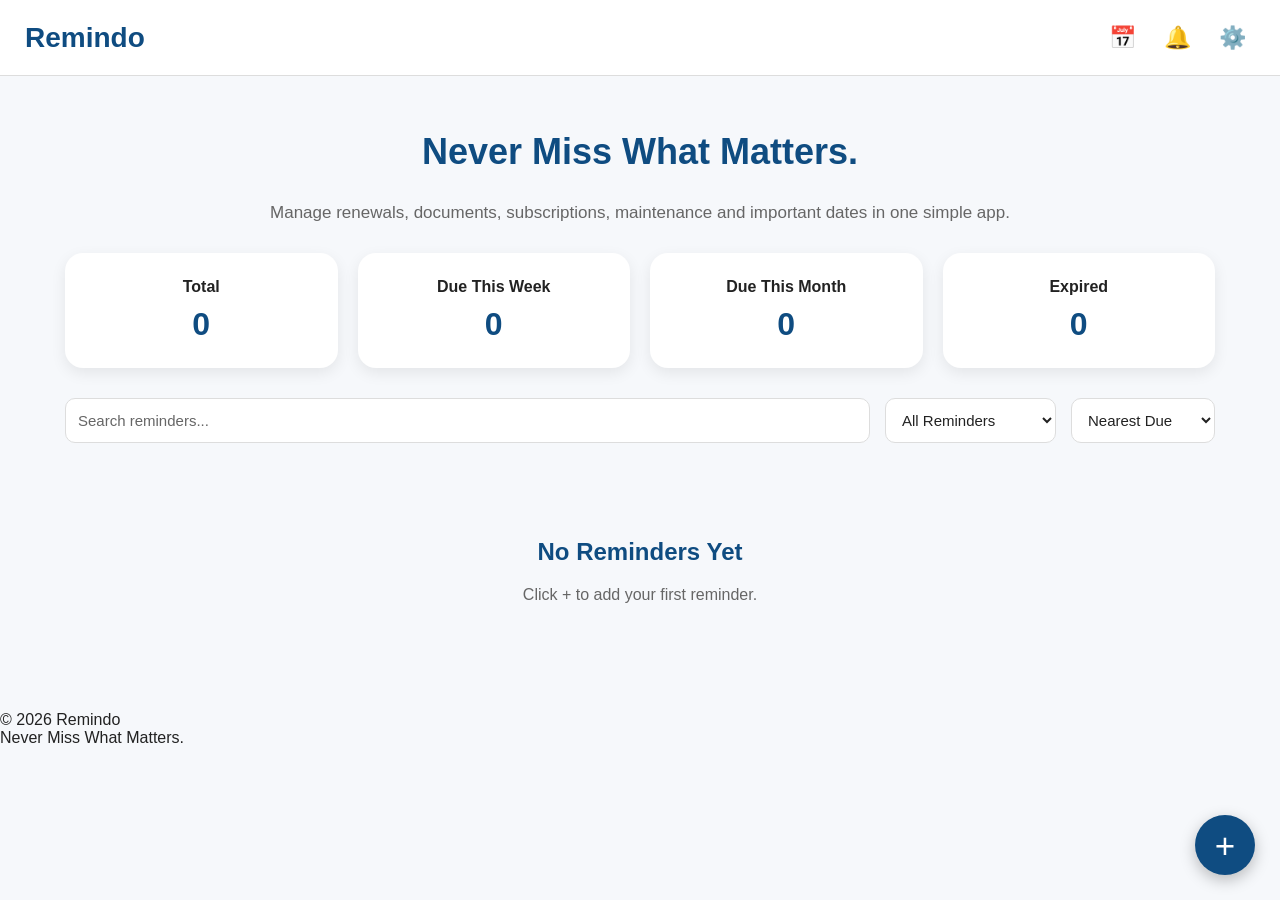
<file: index.html>
<!DOCTYPE html>
<html lang="en">

<head>

<meta charset="UTF-8">

<meta name="viewport" content="width=device-width, initial-scale=1.0">


<title>
Remindo | Never Miss What Matters
</title>


<meta name="description"
content="Remindo is a smart reminder app to manage renewals, documents, subscriptions, maintenance and important dates.">


<meta name="theme-color" content="#0F4C81">


<link rel="icon" href="favicon.png" type="image/png">


<link rel="manifest" href="manifest.json">


<link rel="stylesheet" href="style.css">


</head>



<body>


<header class="header">


<div class="logo">

Remindo

</div>



<div class="header-actions">


<button 
class="icon-btn"
id="calendarBtn"
title="Calendar">

📅

</button>




<button 
class="icon-btn"
id="notificationBtn"
title="Notifications">

🔔

</button>




<button 
class="icon-btn"
id="settingsBtn"
title="Settings">

⚙️

</button>


</div>


</header>







<main>



<section class="hero">


<h1>

Never Miss What Matters.

</h1>


<p>

Manage renewals, documents, subscriptions,
maintenance and important dates in one simple app.

</p>


</section>







<section class="stats">


<div class="stat-card">

<h3>Total</h3>

<span id="totalCount">0</span>

</div>




<div class="stat-card">

<h3>Due This Week</h3>

<span id="weekCount">0</span>

</div>





<div class="stat-card">

<h3>Due This Month</h3>

<span id="monthCount">0</span>

</div>





<div class="stat-card">

<h3>Expired</h3>

<span id="expiredCount">0</span>

</div>



</section>









<section class="toolbar">



<input

id="searchInput"

type="text"

placeholder="Search reminders..."

>




<select id="filterSelect">


<option value="all">

All Reminders

</option>



<option value="urgent">

Due Within 7 Days

</option>



<option value="upcoming">

Upcoming

</option>



<option value="expired">

Expired

</option>


</select>







<select id="sortSelect">


<option value="nearest">

Nearest Due

</option>



<option value="furthest">

Furthest Due

</option>



<option value="az">

A-Z

</option>



<option value="newest">

Newest Added

</option>



</select>




</section>







<section id="reminderContainer">


<div class="empty-state">


<h2>

No Reminders Yet

</h2>


<p>

Click + to add your first reminder.

</p>


</div>


</section>





</main>









<button

id="addReminderBtn"

class="add-btn">

+

</button>









<!-- ADD REMINDER MODAL -->


<div

id="modal"

class="modal hidden">


<div class="modal-content">



<h2>

Add Reminder

</h2>








<label>

Category


<select id="category">


<option>Passport</option>

<option>Visa / Residency</option>

<option>National ID</option>


<option>Vehicle Registration</option>

<option>Vehicle Insurance</option>

<option>Driving Licence</option>


<option>Trade Licence</option>

<option>Business Permit</option>

<option>Company Documents</option>


<option>Employee Documents</option>

<option>Contract Renewal</option>


<option>Property / Lease</option>

<option>Home Maintenance</option>

<option>Utilities</option>


<option>Subscriptions</option>

<option>Banking / Finance</option>

<option>Tax / VAT</option>


<option>Medical</option>

<option>Medical Insurance</option>

<option>Dental</option>


<option>Education</option>

<option>Travel</option>


<option>Memberships</option>

<option>Warranty</option>

<option>Insurance</option>


<option>Appointments</option>

<option>Personal</option>


<option>Other</option>


</select>


</label>









<label>

Title


<input

id="title"

type="text"

placeholder="Reminder title"

>


</label>









<label>

Due Date


<input

id="dueDate"

type="date"

>


</label>









<label>

Reminder Alert


<select id="alertTime">


<option value="0">

On Due Date

</option>



<option value="1">

1 Day Before

</option>



<option value="7">

7 Days Before

</option>



<option value="30">

30 Days Before

</option>



</select>


</label>









<label>

Repeat


<select id="repeat">


<option value="none">

Does Not Repeat

</option>



<option value="monthly">

Every Month

</option>



<option value="yearly">

Every Year

</option>



</select>


</label>









<label>

Notes


<textarea

id="notes"

placeholder="Add notes (optional)"

></textarea>


</label>









<div class="modal-buttons">


<button id="cancelReminder">

Cancel

</button>




<button id="saveReminder">

Save Reminder

</button>



</div>




</div>


</div>









<footer>


<p>

© 2026 Remindo

<br>

Never Miss What Matters.

</p>


</footer>









<script src="script.js"></script>






<script>


if("serviceWorker" in navigator){


window.addEventListener("load",()=>{


navigator.serviceWorker.register(

"service-worker.js"

)

.then(()=>{


console.log(

"Remindo offline enabled"

);


})

.catch(error=>{


console.log(

"Service Worker error",

error

);


});


});


}


</script>





</body>

</html>
</file>
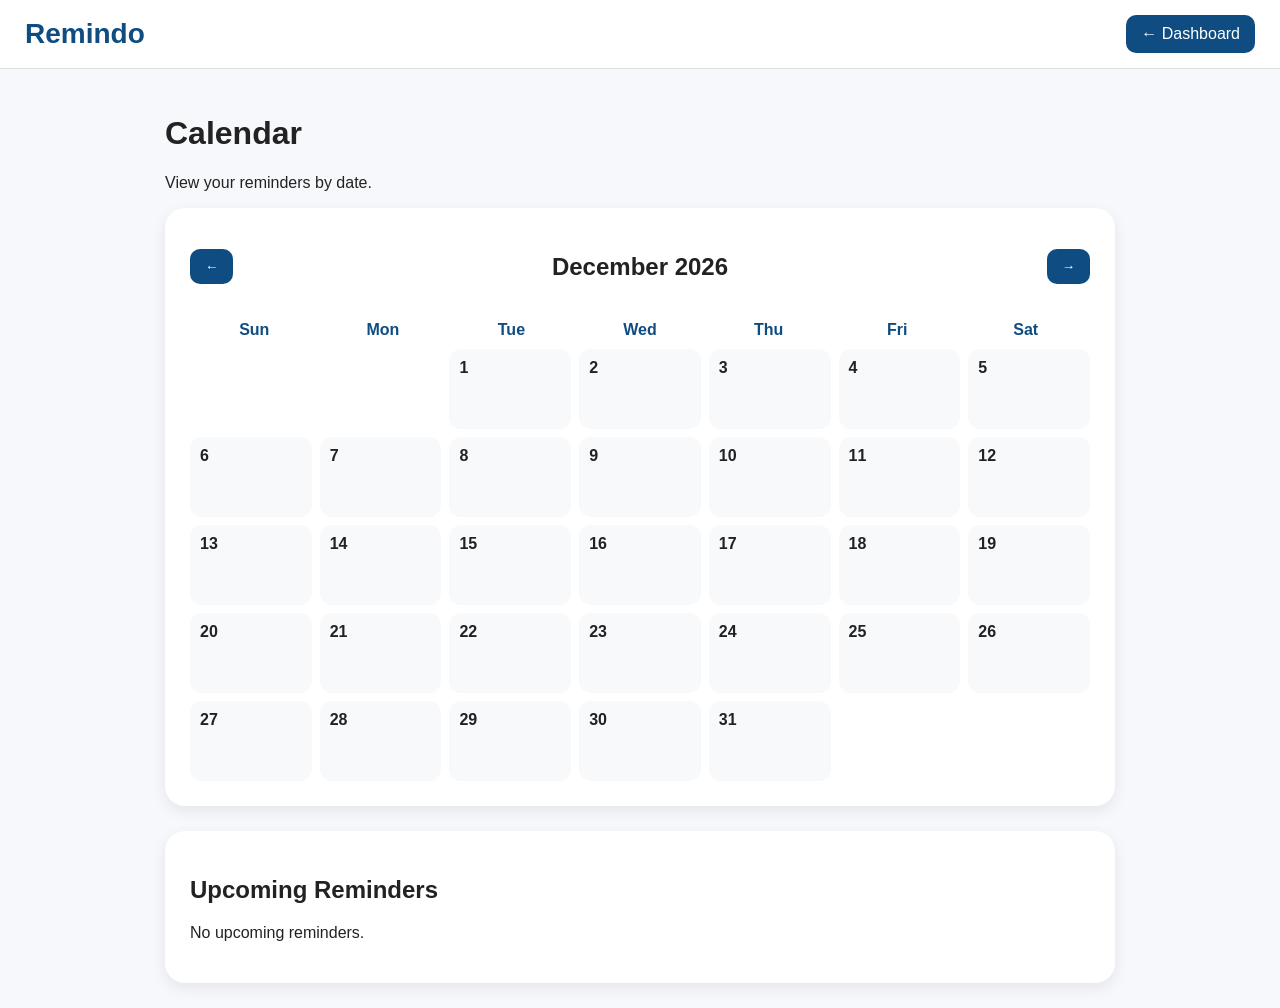
<file: calendar.html>
<!DOCTYPE html>
<html lang="en">

<head>

<meta charset="UTF-8">

<meta name="viewport" content="width=device-width, initial-scale=1.0">


<title>
Remindo Calendar
</title>


<link rel="stylesheet" href="style.css">


<link rel="icon" href="favicon.png" type="image/png">


</head>



<body>


<header class="header">


<div class="logo">

Remindo

</div>


<a href="index.html" class="back-btn">

← Dashboard

</a>


</header>









<main class="calendar-page">



<h1>

Calendar

</h1>


<p>

View your reminders by date.

</p>








<section class="calendar-card">



<div class="calendar-header">


<button id="previousMonth">

←

</button>



<h2 id="monthYear">

</h2>




<button id="nextMonth">

→

</button>


</div>








<div class="weekdays">


<div>
Sun
</div>

<div>
Mon
</div>

<div>
Tue
</div>

<div>
Wed
</div>

<div>
Thu
</div>

<div>
Fri
</div>

<div>
Sat
</div>


</div>







<div id="calendarGrid" class="calendar-grid">


</div>



</section>









<section class="upcoming-card">


<h2>

Upcoming Reminders

</h2>



<div id="upcomingList">


<p>

No upcoming reminders.

</p>


</div>


</section>








</main>







<script src="calendar.js"></script>



</body>


</html>
</file>
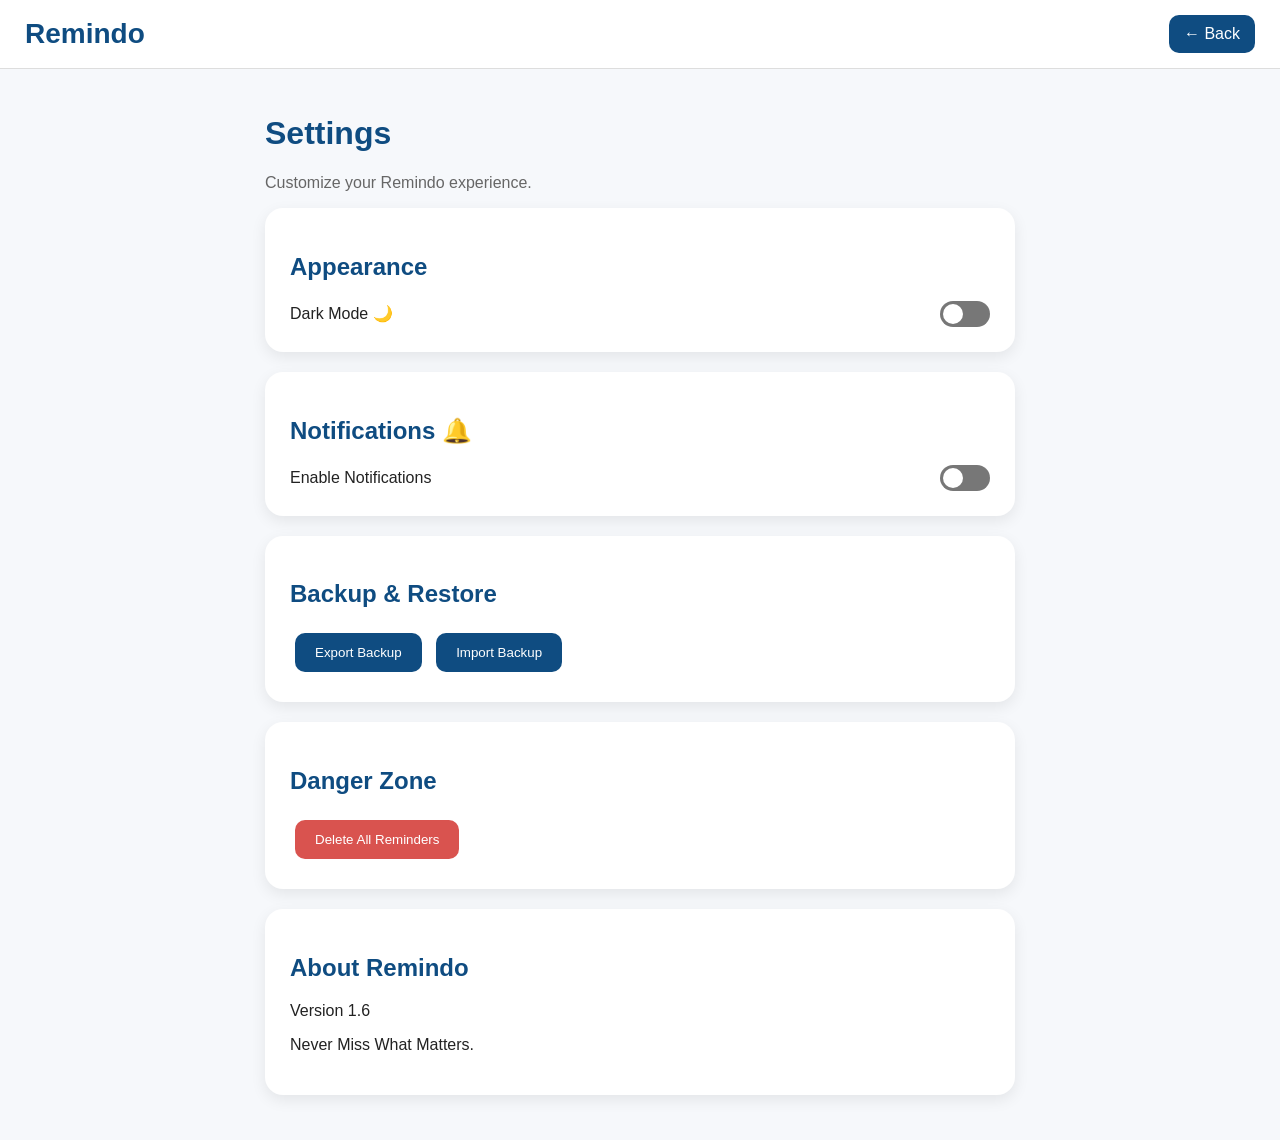
<file: settings.html>
<!DOCTYPE html>
<html lang="en">

<head>

<meta charset="UTF-8">

<meta name="viewport" content="width=device-width, initial-scale=1.0">


<title>
Remindo Settings
</title>


<link rel="stylesheet" href="style.css">


<link rel="icon" href="favicon.png" type="image/png">


</head>


<body>


<header class="header">


<div class="logo">

Remindo

</div>


<a href="index.html" class="back-btn">

← Back

</a>


</header>








<main class="settings-page">


<h1>

Settings

</h1>


<p>

Customize your Remindo experience.

</p>









<section class="settings-card">


<h2>

Appearance

</h2>


<div class="setting-row">


<span>

Dark Mode 🌙

</span>


<label class="switch">


<input 
type="checkbox"
id="darkModeToggle">


<span class="slider"></span>


</label>


</div>


</section>









<section class="settings-card">


<h2>

Notifications 🔔

</h2>


<div class="setting-row">


<span>

Enable Notifications

</span>


<label class="switch">


<input 
type="checkbox"
id="notificationToggle">


<span class="slider"></span>


</label>


</div>



</section>









<section class="settings-card">


<h2>

Backup & Restore

</h2>



<button id="exportBtn">

Export Backup

</button>




<button id="importBtn">

Import Backup

</button>



<input 
type="file"
id="importFile"
accept=".json"
hidden>



</section>









<section class="settings-card danger">


<h2>

Danger Zone

</h2>



<button id="clearBtn">

Delete All Reminders

</button>



</section>









<section class="settings-card">


<h2>

About Remindo

</h2>


<p>

Version 1.6

</p>


<p>

Never Miss What Matters.

</p>



</section>







</main>









<script src="settings.js"></script>


</body>


</html>
</file>
<file: style.css>
/* =====================================================
   REMINDO v1.7
   COMPLETE STYLE SHEET
   Never Miss What Matters.
===================================================== */

/* =====================================================
   THEME VARIABLES
===================================================== */

:root {
    --primary: #0F4C81;
    --secondary: #fcc224;

    --background: #f6f8fb;
    --card: #ffffff;
    --input: #ffffff;

    --text: #222222;
    --muted: #666666;
    --border: #dddddd;

    --danger: #d9534f;
    --warning: #f0ad4e;
    --success: #5cb85c;

    --calendar-day: #f8f9fb;
    --calendar-hover: #eef5ff;

    --shadow: 0 5px 15px rgba(0,0,0,0.08);
}

body.dark {
    --background: #121212;
    --card: #1e1e1e;
    --input: #2b2b2b;

    --text: #f5f5f5;
    --muted: #c7c7c7;
    --border: #444444;

    --calendar-day: #2a2a2a;
    --calendar-hover: #333333;

    --shadow: 0 5px 15px rgba(0,0,0,0.30);
}

/* =====================================================
   GLOBAL
===================================================== */

* {
    box-sizing: border-box;
    font-family: "Segoe UI", Arial, sans-serif;
}

html,
body {
    min-height: 100%;
}

body {
    margin: 0;
    background: var(--background);
    color: var(--text);
    transition:
        background-color 0.3s ease,
        color 0.3s ease;
}

a {
    text-decoration: none;
    color: inherit;
}

h1,
h2,
h3,
h4,
h5,
h6,
p,
span,
label {
    color: var(--text);
}

button,
input,
select,
textarea {
    font-family: inherit;
}

/* =====================================================
   HEADER
===================================================== */

.header {
    display: flex;
    justify-content: space-between;
    align-items: center;

    padding: 15px 25px;

    background: var(--card);
    border-bottom: 1px solid var(--border);

    position: relative;
    z-index: 10;

    transition:
        background-color 0.3s ease,
        border-color 0.3s ease;
}

.logo {
    font-size: 28px;
    font-weight: 700;
    color: var(--primary);
}

.header-actions {
    display: flex;
    align-items: center;
    gap: 10px;
}

.icon-btn {
    width: 45px;
    height: 45px;

    display: flex;
    align-items: center;
    justify-content: center;

    border: none;
    background: var(--card);
    color: var(--text);

    font-size: 22px;
    border-radius: 12px;

    cursor: pointer;
    transition: 0.2s;
}

.icon-btn:hover {
    transform: scale(1.08);
    background: var(--calendar-hover);
}

/* =====================================================
   MAIN
===================================================== */

main {
    padding: 25px;
    max-width: 1200px;
    margin: auto;
}

/* =====================================================
   HERO
===================================================== */

.hero {
    text-align: center;
    margin-bottom: 30px;
}

.hero h1 {
    font-size: 36px;
    color: var(--primary);
}

.hero p {
    font-size: 17px;
    color: var(--muted);
}

/* =====================================================
   DASHBOARD CARDS
===================================================== */

.stats {
    display: grid;
    grid-template-columns: repeat(4, 1fr);
    gap: 20px;
    margin-bottom: 30px;
}

.stat-card {
    background: var(--card);
    padding: 25px;
    border-radius: 18px;
    text-align: center;
    box-shadow: var(--shadow);

    transition:
        background-color 0.3s ease,
        color 0.3s ease;
}

.stat-card h3 {
    margin: 0 0 10px;
    font-size: 16px;
}

.stat-card span {
    font-size: 32px;
    font-weight: bold;
    color: var(--primary);
}

/* =====================================================
   TOOLBAR
===================================================== */

.toolbar {
    display: flex;
    gap: 15px;
    margin-bottom: 25px;
    flex-wrap: wrap;
}

.toolbar input,
.toolbar select {
    padding: 12px;

    border-radius: 10px;
    border: 1px solid var(--border);

    font-size: 15px;

    background: var(--input);
    color: var(--text);

    transition:
        background-color 0.3s ease,
        color 0.3s ease,
        border-color 0.3s ease;
}

.toolbar input {
    flex: 1;
}

.toolbar input::placeholder {
    color: var(--muted);
}

/* =====================================================
   REMINDER CONTAINER
===================================================== */

#reminderContainer {
    display: grid;
    grid-template-columns: repeat(3, 1fr);
    gap: 20px;
}

/* =====================================================
   REMINDER CARD
===================================================== */

.reminder-card {
    background: var(--card);

    padding: 20px;

    border-radius: 18px;

    box-shadow: var(--shadow);

    border-left: 6px solid var(--success);

    transition:
        background-color 0.3s ease,
        color 0.3s ease;
}

.reminder-card.warning {
    border-left-color: var(--warning);
}

.reminder-card.urgent {
    border-left-color: #ff9800;
}

.reminder-card.expired {
    border-left-color: var(--danger);
}

.card-header {
    display: flex;
    align-items: center;
    gap: 10px;
    margin-bottom: 15px;
}

.category-icon {
    font-size: 28px;
}

.category {
    font-weight: bold;
    color: var(--primary);
}

.reminder-card h2 {
    margin: 10px 0;
    font-size: 20px;
}

.reminder-card h3 {
    font-size: 16px;
    color: var(--primary);
}

.reminder-card p {
    color: var(--text);
}

.reminder-card strong {
    color: var(--text);
}

.reminder-card button {
    padding: 8px 14px;

    border: none;
    border-radius: 8px;

    cursor: pointer;
    margin-right: 5px;
}

.reminder-card button:first-of-type {
    background: var(--primary);
    color: white;
}

.reminder-card button:last-of-type {
    background: var(--danger);
    color: white;
}

/* =====================================================
   BUTTONS
===================================================== */

button {
    font-family: inherit;
}

/* =====================================================
   ADD REMINDER FLOATING BUTTON
===================================================== */

.add-btn {
    position: fixed;

    bottom: 25px;
    right: 25px;

    width: 60px;
    height: 60px;

    border-radius: 50%;
    border: none;

    background: var(--primary);
    color: white;

    font-size: 35px;
    font-family: Arial, sans-serif;
    font-weight: 400;

    display: flex;
    align-items: center;
    justify-content: center;

    padding: 0;
    margin: 0;

    line-height: 1;
    text-align: center;

    cursor: pointer;

    box-shadow: 0 5px 15px rgba(0,0,0,0.25);

    z-index: 50;
}

/* =====================================================
   MODAL
===================================================== */

.modal {
    position: fixed;

    top: 0;
    left: 0;

    width: 100%;
    height: 100%;

    background: rgba(0,0,0,0.5);

    display: flex;
    justify-content: center;
    align-items: center;

    z-index: 100;
}

.hidden {
    display: none;
}

.modal-content {
    background: var(--card);

    padding: 30px;

    border-radius: 20px;

    width: 90%;
    max-width: 450px;

    max-height: 90vh;
    overflow: auto;

    color: var(--text);
}

.modal-content h2 {
    margin-top: 0;
    color: var(--primary);
}

.modal-content label {
    display: block;
    margin-bottom: 15px;
    font-weight: 600;
    color: var(--text);
}

.modal-content input,
.modal-content select,
.modal-content textarea {
    width: 100%;

    padding: 12px;

    margin-top: 5px;

    border-radius: 10px;
    border: 1px solid var(--border);

    font-size: 15px;

    background: var(--input);
    color: var(--text);
}

.modal-content input::placeholder,
.modal-content textarea::placeholder {
    color: var(--muted);
}

.modal-content textarea {
    height: 100px;
    resize: none;
}

.modal-buttons {
    display: flex;
    justify-content: flex-end;

    gap: 10px;
    margin-top: 20px;
}

.modal-buttons button {
    padding: 10px 18px;

    border: none;
    border-radius: 10px;

    cursor: pointer;
}

#saveReminder {
    background: var(--primary);
    color: white;
}

#cancelReminder {
    background: var(--border);
    color: var(--text);
}

/* =====================================================
   EMPTY STATE
===================================================== */

.empty-state {
    grid-column: 1 / -1;

    text-align: center;
    padding: 50px;
}

.empty-state h2 {
    color: var(--primary);
}

.empty-state p {
    color: var(--muted);
}

/* =====================================================
   BACK BUTTON
===================================================== */

.back-btn {
    background: var(--primary);
    color: white;

    padding: 10px 15px;

    border-radius: 10px;
}

/* =====================================================
   SETTINGS PAGE
===================================================== */

.settings-page {
    max-width: 800px;
    margin: auto;
}

.settings-page > h1 {
    color: var(--primary);
}

.settings-page > p {
    color: var(--muted);
}

.settings-card {
    background: var(--card);

    padding: 25px;

    border-radius: 18px;

    margin-bottom: 20px;

    box-shadow: var(--shadow);
}

.settings-card h2 {
    color: var(--primary);
}

.setting-row {
    display: flex;
    justify-content: space-between;
    align-items: center;
}

.setting-row span {
    color: var(--text);
}

/* =====================================================
   SETTINGS BUTTONS
===================================================== */

.settings-card button {
    padding: 12px 20px;

    border: none;
    border-radius: 10px;

    background: var(--primary);
    color: white;

    cursor: pointer;
    margin: 5px;
}

.settings-card.danger button {
    background: var(--danger);
}

/* =====================================================
   TOGGLE SWITCH
===================================================== */

.switch {
    position: relative;

    display: inline-block;

    width: 50px;
    height: 26px;
}

.switch input {
    display: none;
}

.slider {
    position: absolute;

    cursor: pointer;

    top: 0;
    left: 0;
    right: 0;
    bottom: 0;

    background: #777;

    border-radius: 30px;
}

.slider:before {
    content: "";

    position: absolute;

    height: 20px;
    width: 20px;

    left: 3px;
    bottom: 3px;

    background: white;

    border-radius: 50%;

    transition: .3s;
}

.switch input:checked + .slider {
    background: var(--primary);
}

.switch input:checked + .slider:before {
    transform: translateX(24px);
}

/* =====================================================
   CALENDAR PAGE
===================================================== */

.calendar-page {
    max-width: 1000px;
    margin: auto;
}

.calendar-card {
    background: var(--card);

    padding: 25px;

    border-radius: 20px;

    box-shadow: var(--shadow);
}

.calendar-header {
    display: flex;

    justify-content: space-between;
    align-items: center;

    margin-bottom: 20px;
}

.calendar-header button {
    border: none;

    background: var(--primary);
    color: white;

    padding: 10px 15px;

    border-radius: 10px;

    cursor: pointer;
}

/* =====================================================
   CALENDAR GRID
===================================================== */

.weekdays {
    display: grid !important;

    grid-template-columns:
        repeat(7, minmax(0, 1fr)) !important;

    width: 100%;

    text-align: center;

    font-weight: bold;

    margin-bottom: 10px;

    color: var(--primary);

    box-sizing: border-box;
}

.calendar-grid {
    display: grid !important;

    grid-template-columns:
        repeat(7, minmax(0, 1fr)) !important;

    width: 100%;

    gap: 8px;

    box-sizing: border-box;
}

.calendar-day {
    min-height: 80px;

    width: 100%;

    box-sizing: border-box;

    background: var(--calendar-day);

    color: var(--text);

    border-radius: 12px;

    padding: 10px;

    cursor: pointer;

    position: relative;

    transition: 0.2s;
}

.calendar-day:hover {
    transform: scale(1.03);

    background: var(--calendar-hover);
}

.calendar-day span {
    font-weight: bold;
    color: var(--text);
}

.calendar-day small {
    position: absolute;

    bottom: 8px;
    left: 50%;

    transform: translateX(-50%);

    font-size: 18px;

    color: var(--primary);
}

.calendar-day.has-reminder {
    border: 2px solid var(--primary);
}

.calendar-day.empty {
    background: transparent;
    cursor: default;
}

/* =====================================================
   UPCOMING REMINDERS
===================================================== */

.upcoming-card {
    margin-top: 25px;

    background: var(--card);

    padding: 25px;

    border-radius: 20px;

    box-shadow: var(--shadow);
}

.upcoming-item {
    padding: 15px;

    margin-bottom: 10px;

    border-radius: 12px;

    background: var(--calendar-day);

    color: var(--text);

    border-left: 5px solid var(--primary);
}

.upcoming-item * {
    color: var(--text);
}

/* =====================================================
   DARK MODE GLOBAL SAFETY
===================================================== */

body.dark,
body.dark main,
body.dark footer {
    background-color: var(--background);
    color: var(--text);
}

body.dark .hero h1,
body.dark .stat-card h3,
body.dark .reminder-card h2,
body.dark .modal-content h2,
body.dark .settings-card h2,
body.dark .calendar-header h2,
body.dark .empty-state h2 {
    color: var(--primary);
}

body.dark .hero p,
body.dark .settings-page > p,
body.dark .empty-state p {
    color: var(--muted);
}

body.dark input,
body.dark select,
body.dark textarea {
    color-scheme: dark;
}

/* =====================================================
   RESPONSIVE DESIGN
===================================================== */

@media (max-width: 900px) {

    .stats {
        grid-template-columns: repeat(2, 1fr);
    }

    #reminderContainer {
        grid-template-columns: repeat(2, 1fr);
    }

}

@media (max-width: 600px) {

    .header {
        padding: 12px;
    }

    .logo {
        font-size: 24px;
    }

    .header-actions {
        gap: 5px;
    }

    .icon-btn {
        width: 40px;
        height: 40px;
        font-size: 19px;
    }

    main {
        padding: 15px;
    }

    .stats {
        grid-template-columns: 1fr;
    }

    #reminderContainer {
        grid-template-columns: 1fr;
    }

    .calendar-day {
        min-height: 55px;
        font-size: 13px;
    }

    .calendar-grid,
    .weekdays {
        gap: 4px;
    }

    .modal-content {
        padding: 20px;
    }

  /* =====================================================
   REMINDO FOOTER - CENTER
===================================================== */

footer {
    display: block !important;
    width: 100% !important;
    margin: 30px 0 20px 0 !important;
    padding: 0 !important;
    text-align: center !important;
    position: relative !important;
    left: auto !important;
    right: auto !important;
    transform: none !important;
}

footer p {
    display: block !important;
    width: 100% !important;
    margin: 0 !important;
    padding: 0 !important;
    text-align: center !important;
}
</file>
